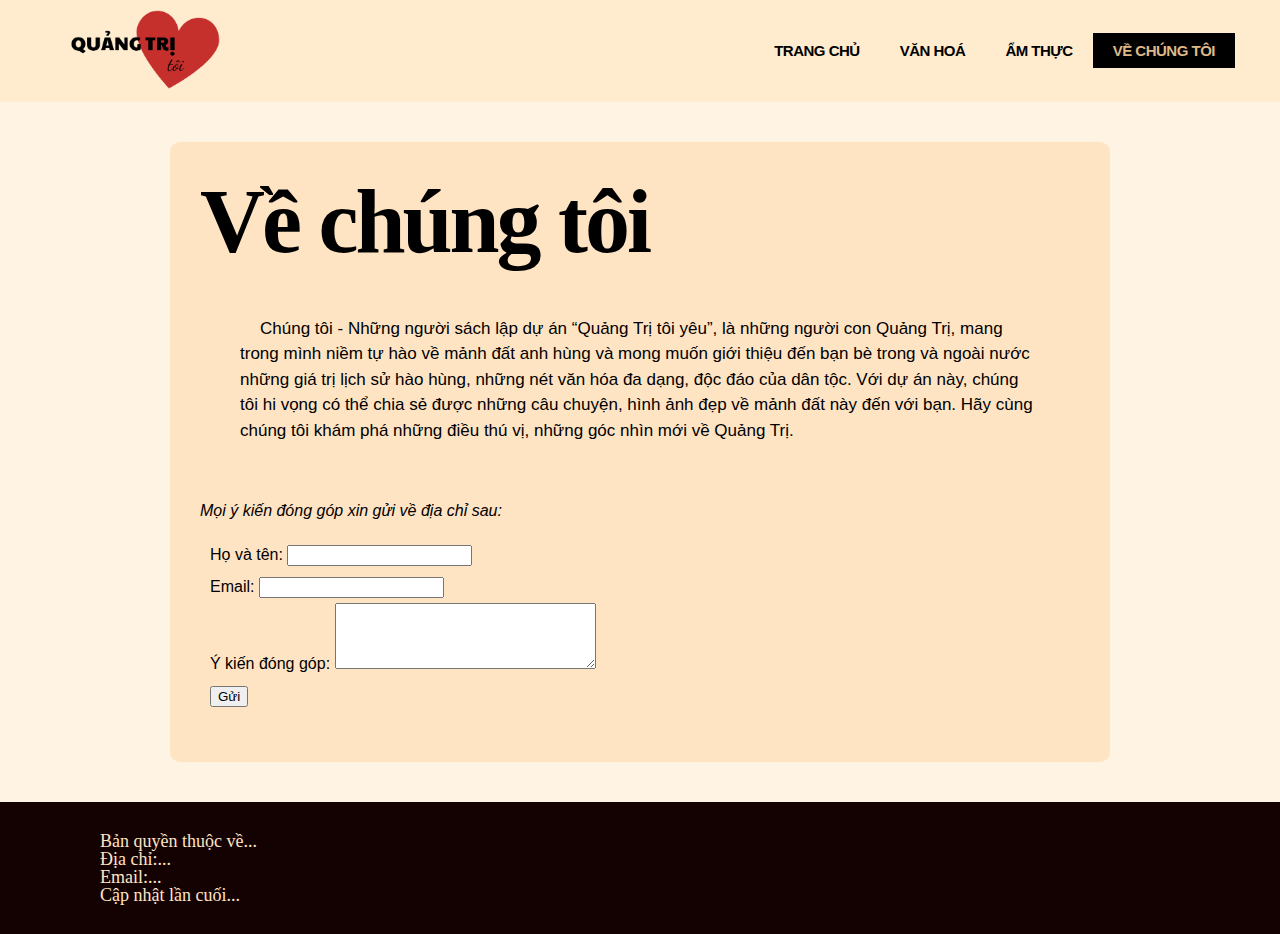
<file: Quangtritoiyeu/aboutus.html>
<!DOCTYPE html>
<html lang="vi">
  <head>
    <meta charset="UTF-8" />
    <meta name="viewport" content="width=device-width, initial-scale=1.0" />
    <link rel="shortcut icon" href="img/QTicon.png" type="image/x-icon">
    <link rel="stylesheet" href="reset.css" />
    <link rel="stylesheet" href="aboutus.css" />
    <title>Về chúng tôi</title>
  </head>
  <body>
    <header>
      <nav>
        <div class="logo">
          <img src="./img/qttoiyeu.png" alt="Logo" width="150px" />
        </div>
        <div class="menu">
          <ul>
            <li><a href="D:\Quangtritoiyeu\index.html">Trang chủ</a></li>
            <li><a href="D:\Quangtritoiyeu\VH.html">Văn hoá</a></li>
            <li><a href="D:\Quangtritoiyeu\AT.html">Ẩm thực</a></li>
            <li class="aboutus">
              <a href="D:\Quangtritoiyeu\aboutus.html">Về chúng tôi</a>
            </li>
          </ul>
        </div>
      </nav>
    </header>
    <div class="container">
      <div class="main">
        <h1>Về chúng tôi</h1>
        <div class="main1">
          <p>
          Chúng tôi - Những người sách lập dự án “Quảng Trị tôi yêu”, là những người
          con Quảng Trị, mang trong mình niềm tự hào về mảnh đất anh hùng và mong
          muốn giới thiệu đến bạn bè trong và ngoài nước những giá trị lịch sử hào
          hùng, những nét văn hóa đa dạng, độc đáo của dân tộc. Với dự án này, chúng
          tôi hi vọng có thể chia sẻ được những câu chuyện, hình ảnh đẹp về mảnh đất
          này đến với bạn. Hãy cùng chúng tôi khám phá những điều thú vị, những góc
          nhìn mới về Quảng Trị.
          </p>
        </div>
        <div class="main2">
          <p>Mọi ý kiến đóng góp xin gửi về địa chỉ sau:</p>
          <form action="" method="">
            <label for="hoten">Họ và tên:</label>
            <input type="text" name="hoten" id="hoten" required /></br>
            <label for="email">Email:</label>
            <input type="text" name="email" id="email" required /></br>
            <label for="cmt">Ý kiến đóng góp:</label>
            <textarea name="cmt" rows="4" cols="30" required></textarea></br> 
            <input type="submit" name="submit" value="Gửi" />
          </form>
        </div>        
      </div>
    </div>
    <footer>
      <p>Bản quyền thuộc về...</br>
        Địa chỉ:...</br>
        Email:...</br>
        Cập nhật lần cuối... </br>
    </p>
    </footer>
  </body>
</html>
</file>
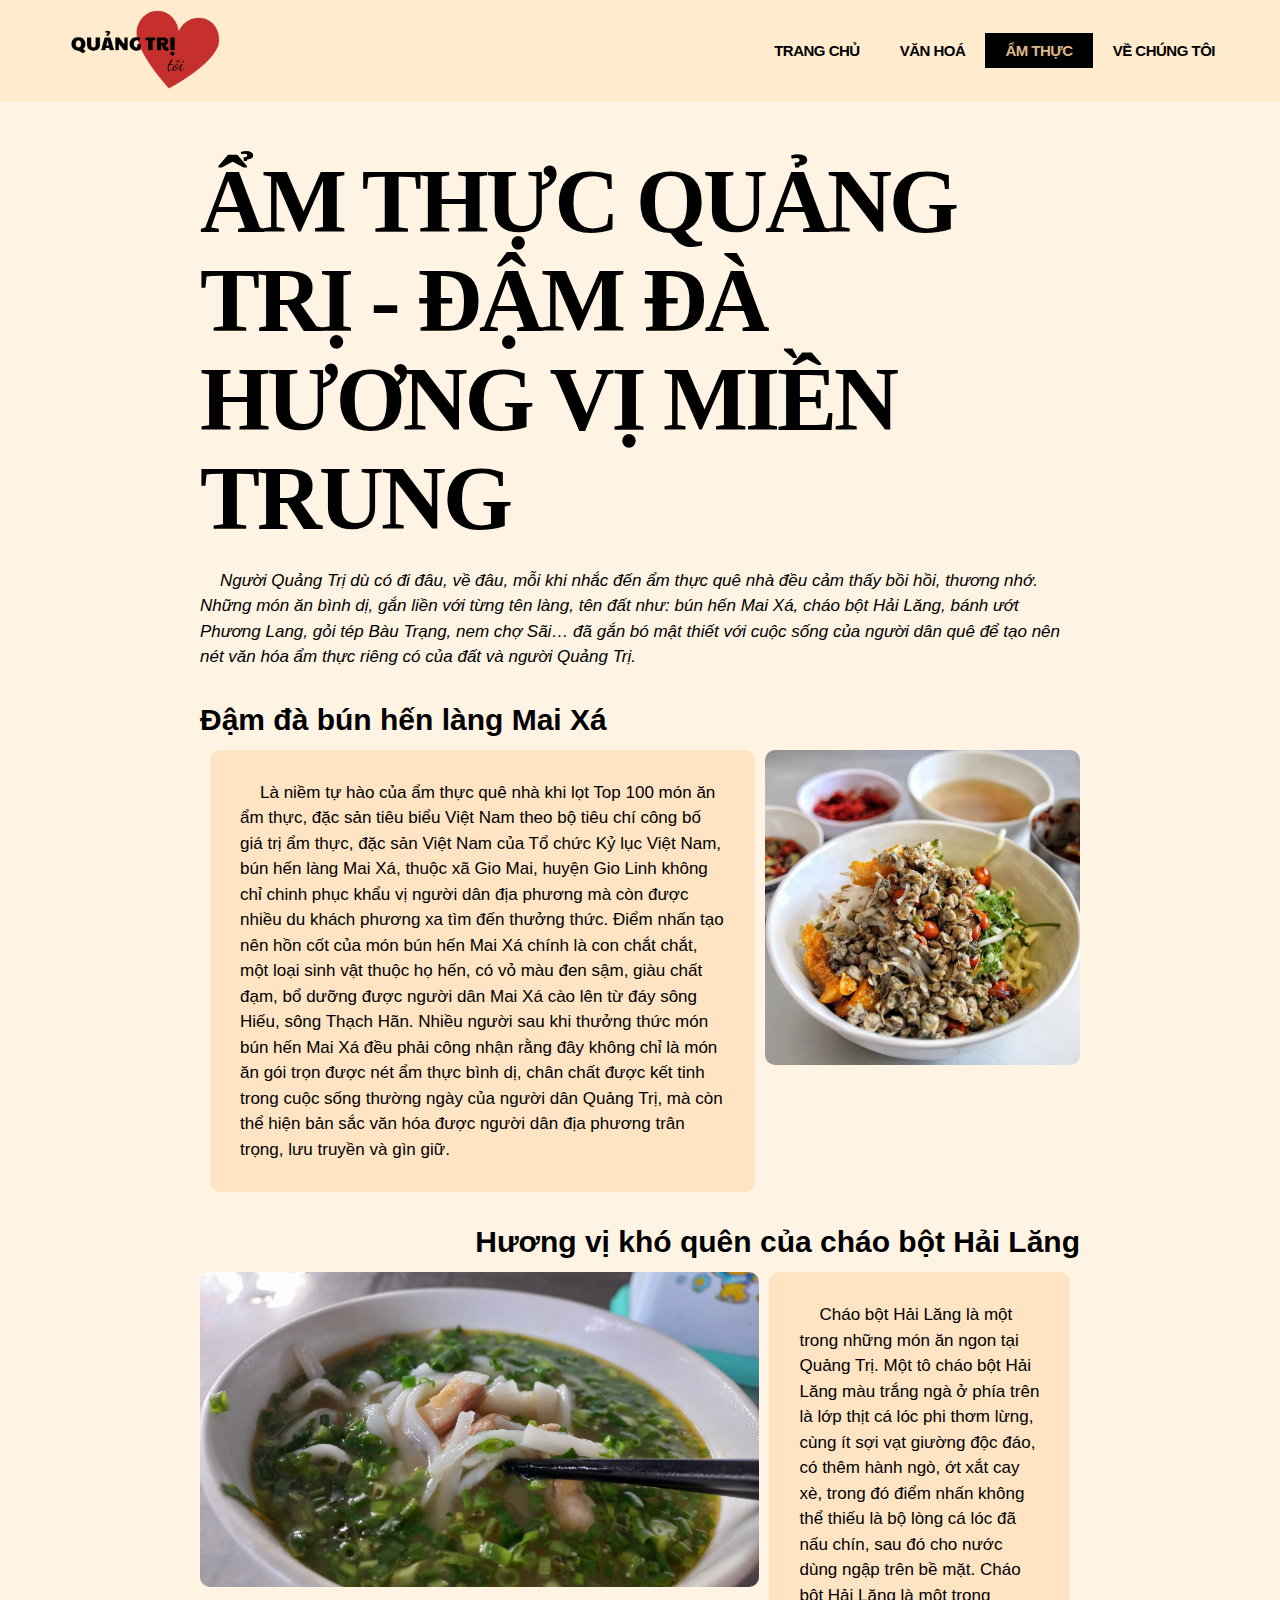
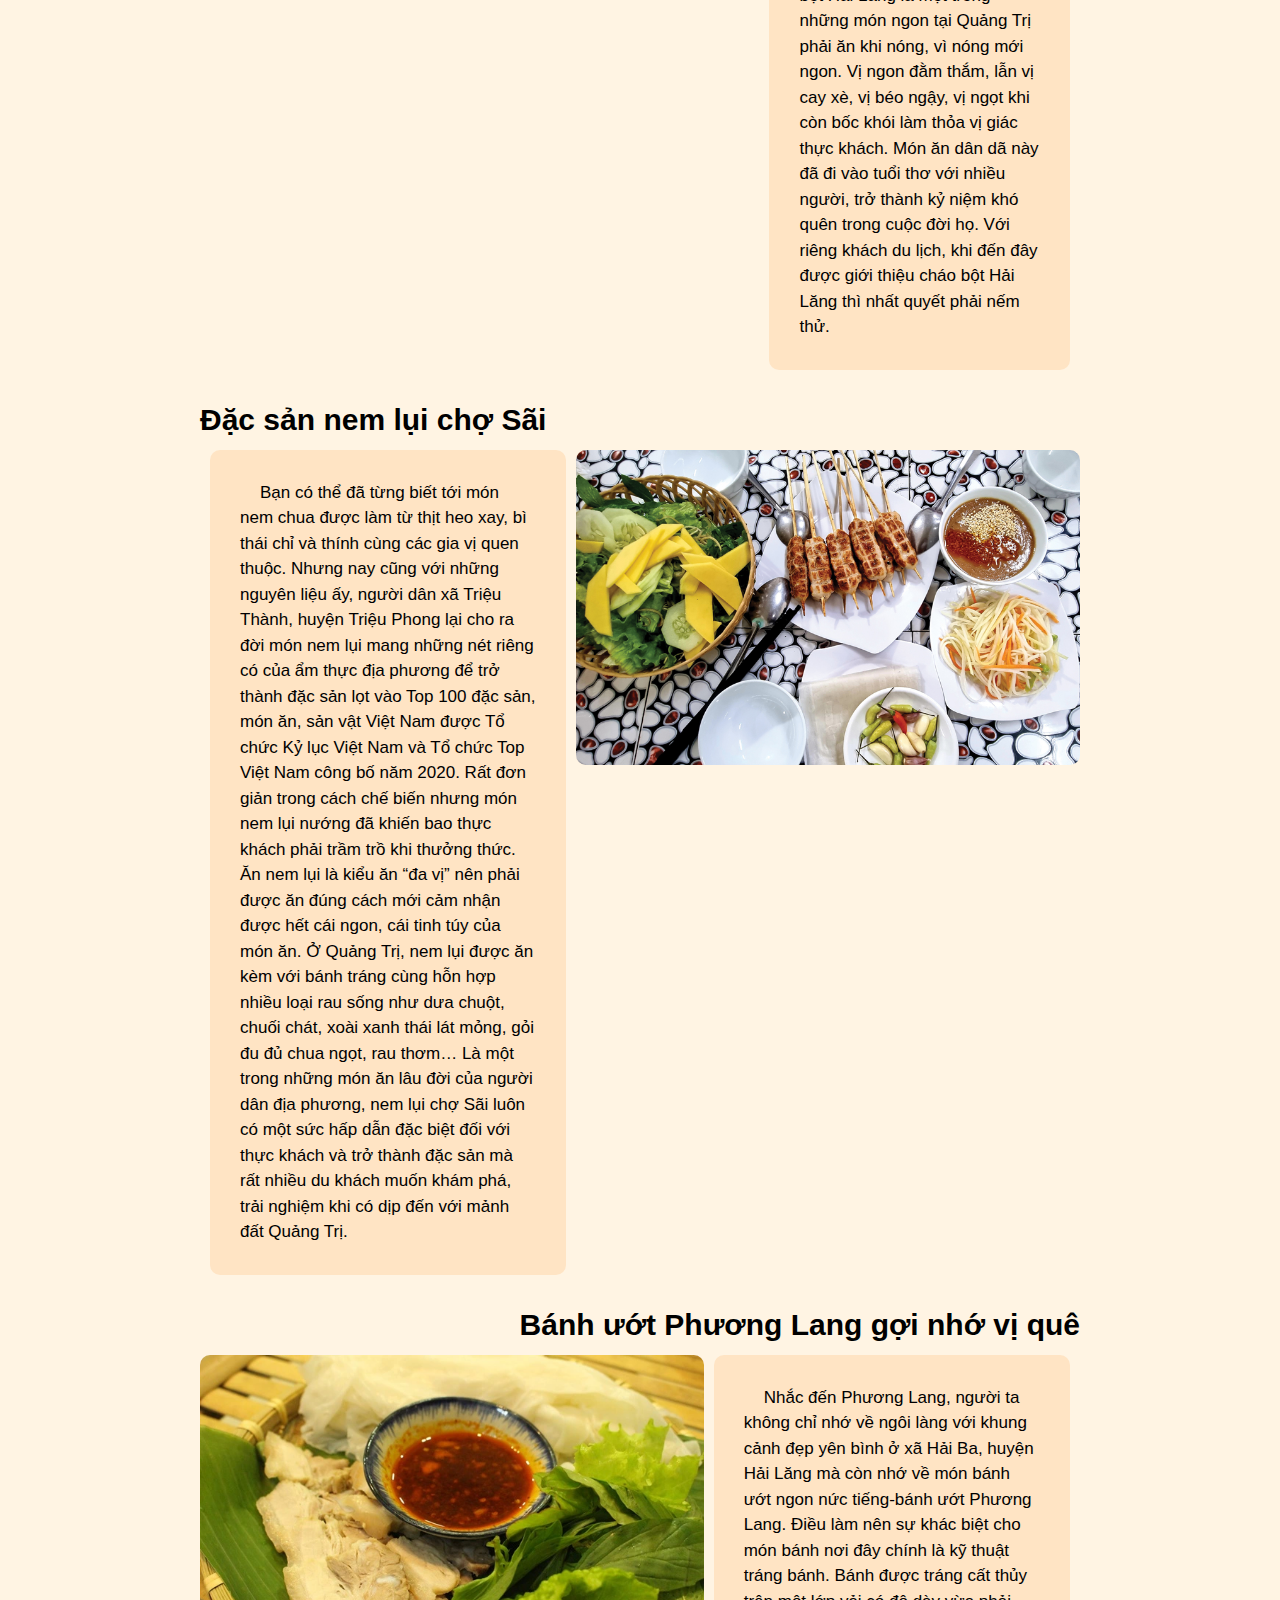
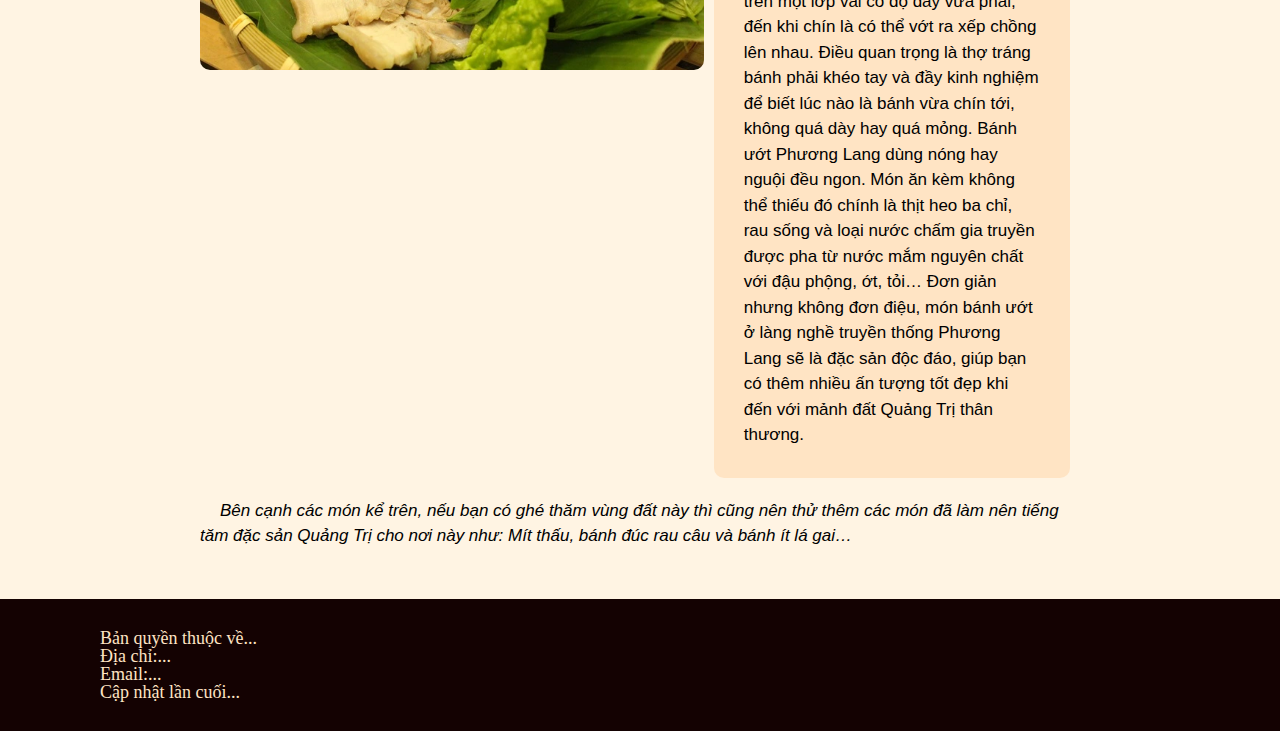
<file: Quangtritoiyeu/AT.html>
<!DOCTYPE html>
<html lang="vi">
  <head>
    <meta charset="UTF-8" />
    <meta name="viewport" content="width=device-width, initial-scale=1.0" />
    <link rel="shortcut icon" href="img/QTicon.png" type="image/x-icon">
    <link rel="stylesheet" href="reset.css" />
    <link rel="stylesheet" href="AT.css" />
    <title>Ẩm thực</title>
  </head>
  <body>
    <header>
      <nav>
        <div class="logo">
          <img src="./img/qttoiyeu.png" alt="Logo" width="150px" />
        </div>
        <div class="menu">
          <ul>
            <li><a href="D:\Quangtritoiyeu\index.html">Trang chủ</a></li>
            <li><a href="D:\Quangtritoiyeu\VH.html">Văn hoá</a></li>
            <li class="AT"><a href="D:\Quangtritoiyeu\AT.html">Ẩm thực</a></li>
            <li class="aboutus">
              <a href="D:\Quangtritoiyeu\aboutus.html">Về chúng tôi</a>
            </li>
          </ul>
        </div>
      </nav>
    </header>
    <div class="container">
      <div class="main">
        <h1>ẨM THỰC QUẢNG TRỊ - ĐẬM ĐÀ HƯƠNG VỊ MIỀN TRUNG</h1>
        <p class="innghieng">
          Người Quảng Trị dù có đi đâu, về đâu, mỗi khi nhắc đến ẩm thực quê nhà đều
          cảm thấy bồi hồi, thương nhớ. Những món ăn bình dị, gắn liền với từng tên
          làng, tên đất như: bún hến Mai Xá, cháo bột Hải Lăng, bánh ướt Phương
          Lang, gỏi tép Bàu Trạng, nem chợ Sãi… đã gắn bó mật thiết với cuộc sống
          của người dân quê để tạo nên nét văn hóa ẩm thực riêng có của đất và người
          Quảng Trị.
        </p>
        <h2>Đậm đà bún hến làng Mai Xá</h2>
        <div class="main1">          
          <p>
            Là niềm tự hào của ẩm thực quê nhà khi lọt Top 100 món ăn ẩm thực, đặc sản
            tiêu biểu Việt Nam theo bộ tiêu chí công bố giá trị ẩm thực, đặc sản Việt
            Nam của Tổ chức Kỷ lục Việt Nam, bún hến làng Mai Xá, thuộc xã Gio Mai,
            huyện Gio Linh không chỉ chinh phục khẩu vị người dân địa phương mà còn
            được nhiều du khách phương xa tìm đến thưởng thức. Điểm nhấn tạo nên hồn
            cốt của món bún hến Mai Xá chính là con chắt chắt, một loại sinh vật thuộc
            họ hến, có vỏ màu đen sậm, giàu chất đạm, bổ dưỡng được người dân Mai Xá
            cào lên từ đáy sông Hiếu, sông Thạch Hãn. Nhiều người sau khi thưởng thức
            món bún hến Mai Xá đều phải công nhận rằng đây không chỉ là món ăn gói
            trọn được nét ẩm thực bình dị, chân chất được kết tinh trong cuộc sống
            thường ngày của người dân Quảng Trị, mà còn thể hiện bản sắc văn hóa được
            người dân địa phương trân trọng, lưu truyền và gìn giữ.
          </p>
          <img src="./img/bunhenmaixa.webp" alt="bunhenmaixa">
        </div>
        <h2>Hương vị khó quên của cháo bột Hải Lăng</h2>
        <div class="main2">          
          <img src="./img/chaobothailang.jpg" alt="chaobothailang">
          <p>
            Cháo bột Hải Lăng là một trong những món ăn ngon tại Quảng Trị. Một tô
            cháo bột Hải Lăng màu trắng ngà ở phía trên là lớp thịt cá lóc phi thơm
            lừng, cùng ít sợi vạt giường độc đáo, có thêm hành ngò, ớt xắt cay xè,
            trong đó điểm nhấn không thể thiếu là bộ lòng cá lóc đã nấu chín, sau đó
            cho nước dùng ngập trên bề mặt. Cháo bột Hải Lăng là một trong những món
            ngon tại Quảng Trị phải ăn khi nóng, vì nóng mới ngon. Vị ngon đằm thắm,
            lẫn vị cay xè, vị béo ngậy, vị ngọt khi còn bốc khói làm thỏa vị giác thực
            khách. Món ăn dân dã này đã đi vào tuổi thơ với nhiều người, trở thành kỷ
            niệm khó quên trong cuộc đời họ. Với riêng khách du lịch, khi đến đây được
            giới thiệu cháo bột Hải Lăng thì nhất quyết phải nếm thử.
          </p>          
        </div>
        <h2>Đặc sản nem lụi chợ Sãi</h2>
        <div class="main3">          
          <p>
            Bạn có thể đã từng biết tới món nem chua được làm từ thịt heo xay, bì thái
            chỉ và thính cùng các gia vị quen thuộc. Nhưng nay cũng với những nguyên
            liệu ấy, người dân xã Triệu Thành, huyện Triệu Phong lại cho ra đời món
            nem lụi mang những nét riêng có của ẩm thực địa phương để trở thành đặc
            sản lọt vào Top 100 đặc sản, món ăn, sản vật Việt Nam được Tổ chức Kỷ lục
            Việt Nam và Tổ chức Top Việt Nam công bố năm 2020. Rất đơn giản trong cách
            chế biến nhưng món nem lụi nướng đã khiến bao thực khách phải trầm trồ khi
            thưởng thức. Ăn nem lụi là kiểu ăn “đa vị” nên phải được ăn đúng cách mới
            cảm nhận được hết cái ngon, cái tinh túy của món ăn. Ở Quảng Trị, nem lụi
            được ăn kèm với bánh tráng cùng hỗn hợp nhiều loại rau sống như dưa chuột,
            chuối chát, xoài xanh thái lát mỏng, gỏi đu đủ chua ngọt, rau thơm… Là một
            trong những món ăn lâu đời của người dân địa phương, nem lụi chợ Sãi luôn
            có một sức hấp dẫn đặc biệt đối với thực khách và trở thành đặc sản mà rất
            nhiều du khách muốn khám phá, trải nghiệm khi có dịp đến với mảnh đất
            Quảng Trị.
          </p>
          <img src="./img/nemluichosai.jpg" alt="nemluichosai">
        </div>
        <h2>Bánh ướt Phương Lang gợi nhớ vị quê</h2>
        <div class="main4">          
          <img src="./img/banhuotphuonglan.webp" alt="banhuotphuonglan">
          <p>
            Nhắc đến Phương Lang, người ta không chỉ nhớ về ngôi làng với khung cảnh
            đẹp yên bình ở xã Hải Ba, huyện Hải Lăng mà còn nhớ về món bánh ướt ngon
            nức tiếng-bánh ướt Phương Lang. Điều làm nên sự khác biệt cho món bánh nơi
            đây chính là kỹ thuật tráng bánh. Bánh được tráng cất thủy trên một lớp
            vải có độ dày vừa phải, đến khi chín là có thể vớt ra xếp chồng lên nhau.
            Điều quan trọng là thợ tráng bánh phải khéo tay và đầy kinh nghiệm để biết
            lúc nào là bánh vừa chín tới, không quá dày hay quá mỏng. Bánh ướt Phương
            Lang dùng nóng hay nguội đều ngon. Món ăn kèm không thể thiếu đó chính là
            thịt heo ba chỉ, rau sống và loại nước chấm gia truyền được pha từ nước
            mắm nguyên chất với đậu phộng, ớt, tỏi… Đơn giản nhưng không đơn điệu, món
            bánh ướt ở làng nghề truyền thống Phương Lang sẽ là đặc sản độc đáo, giúp
            bạn có thêm nhiều ấn tượng tốt đẹp khi đến với mảnh đất Quảng Trị thân
            thương.
          </p>          
        </div>
        <p class="innghieng">
          Bên cạnh các món kể trên, nếu bạn có ghé thăm vùng đất này thì cũng nên
          thử thêm các món đã làm nên tiếng tăm đặc sản Quảng Trị cho nơi này như:
          Mít thấu, bánh đúc rau câu và bánh ít lá gai…
        </p>
      </div>
    </div>
    <footer>
      <p>Bản quyền thuộc về...</br>
        Địa chỉ:...</br>
        Email:...</br>
        Cập nhật lần cuối... </br>
    </p>
    </footer>
  </body>
</html>
</file>
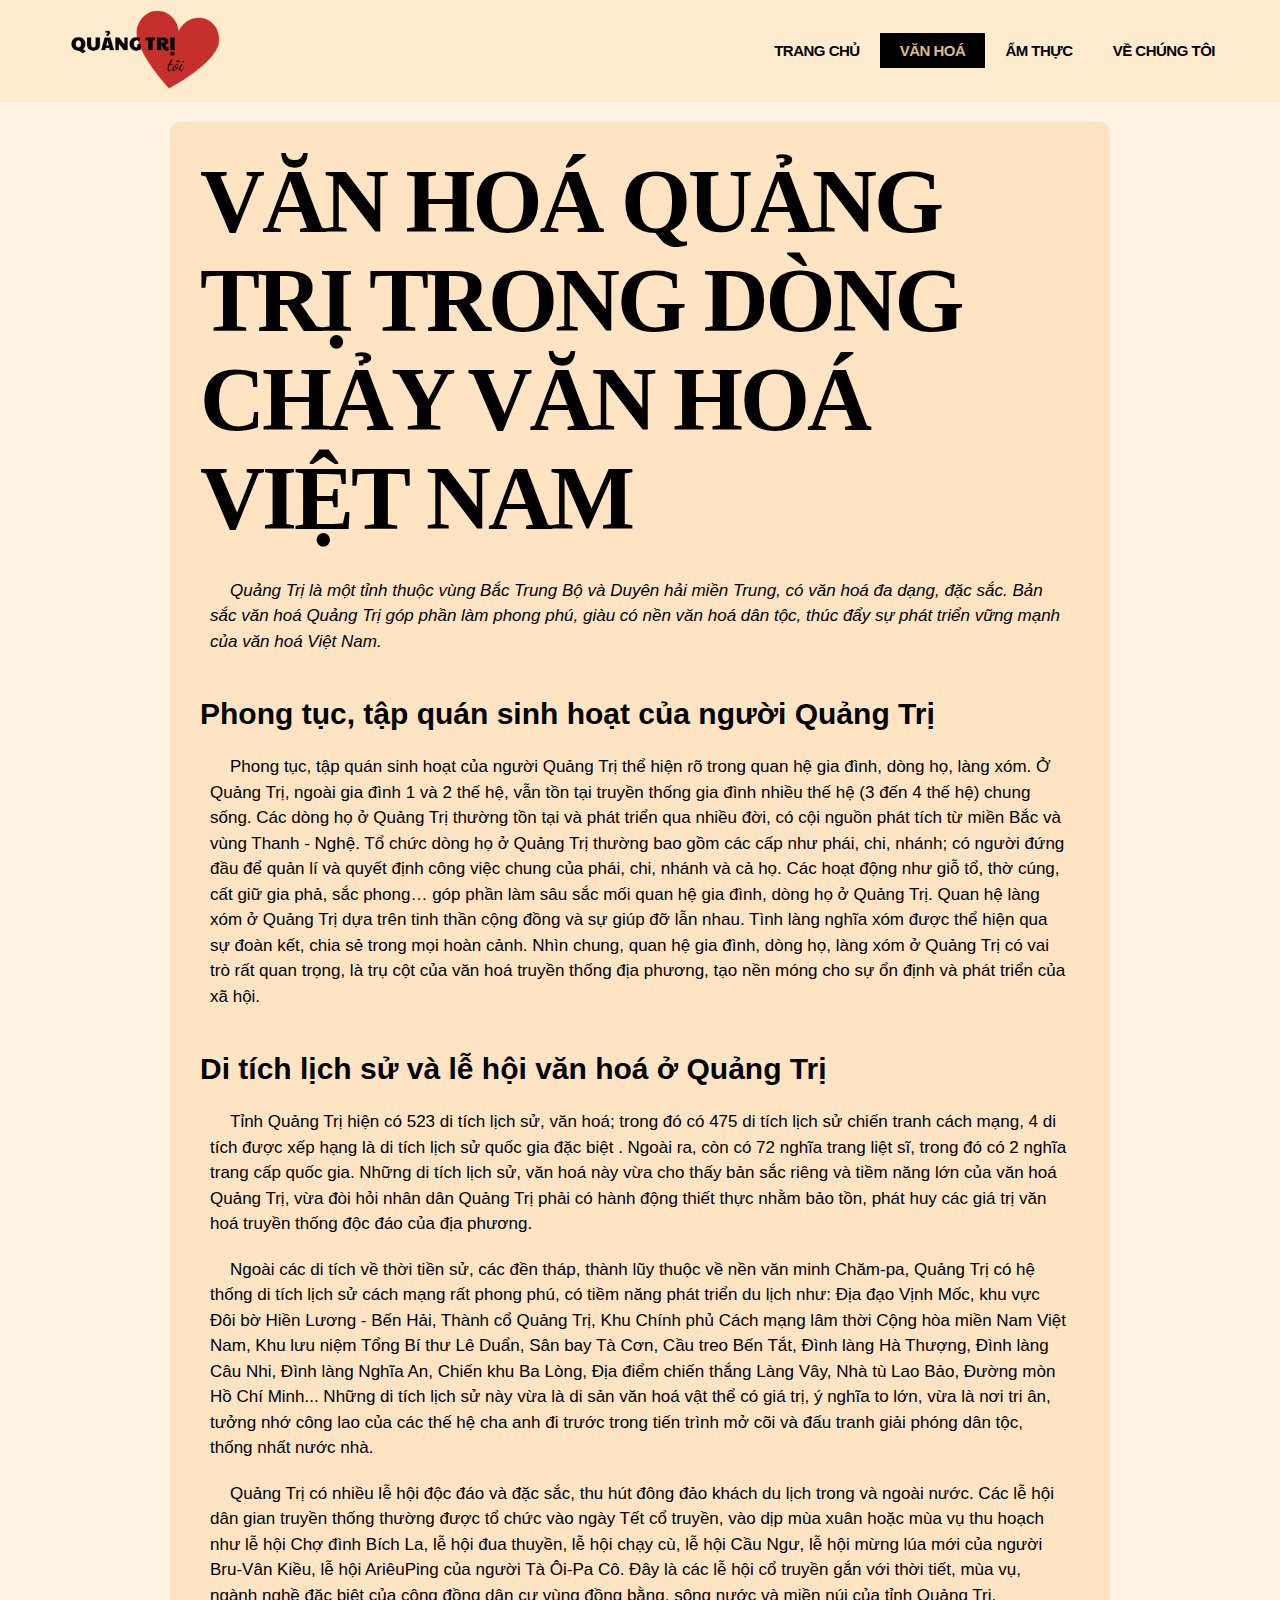
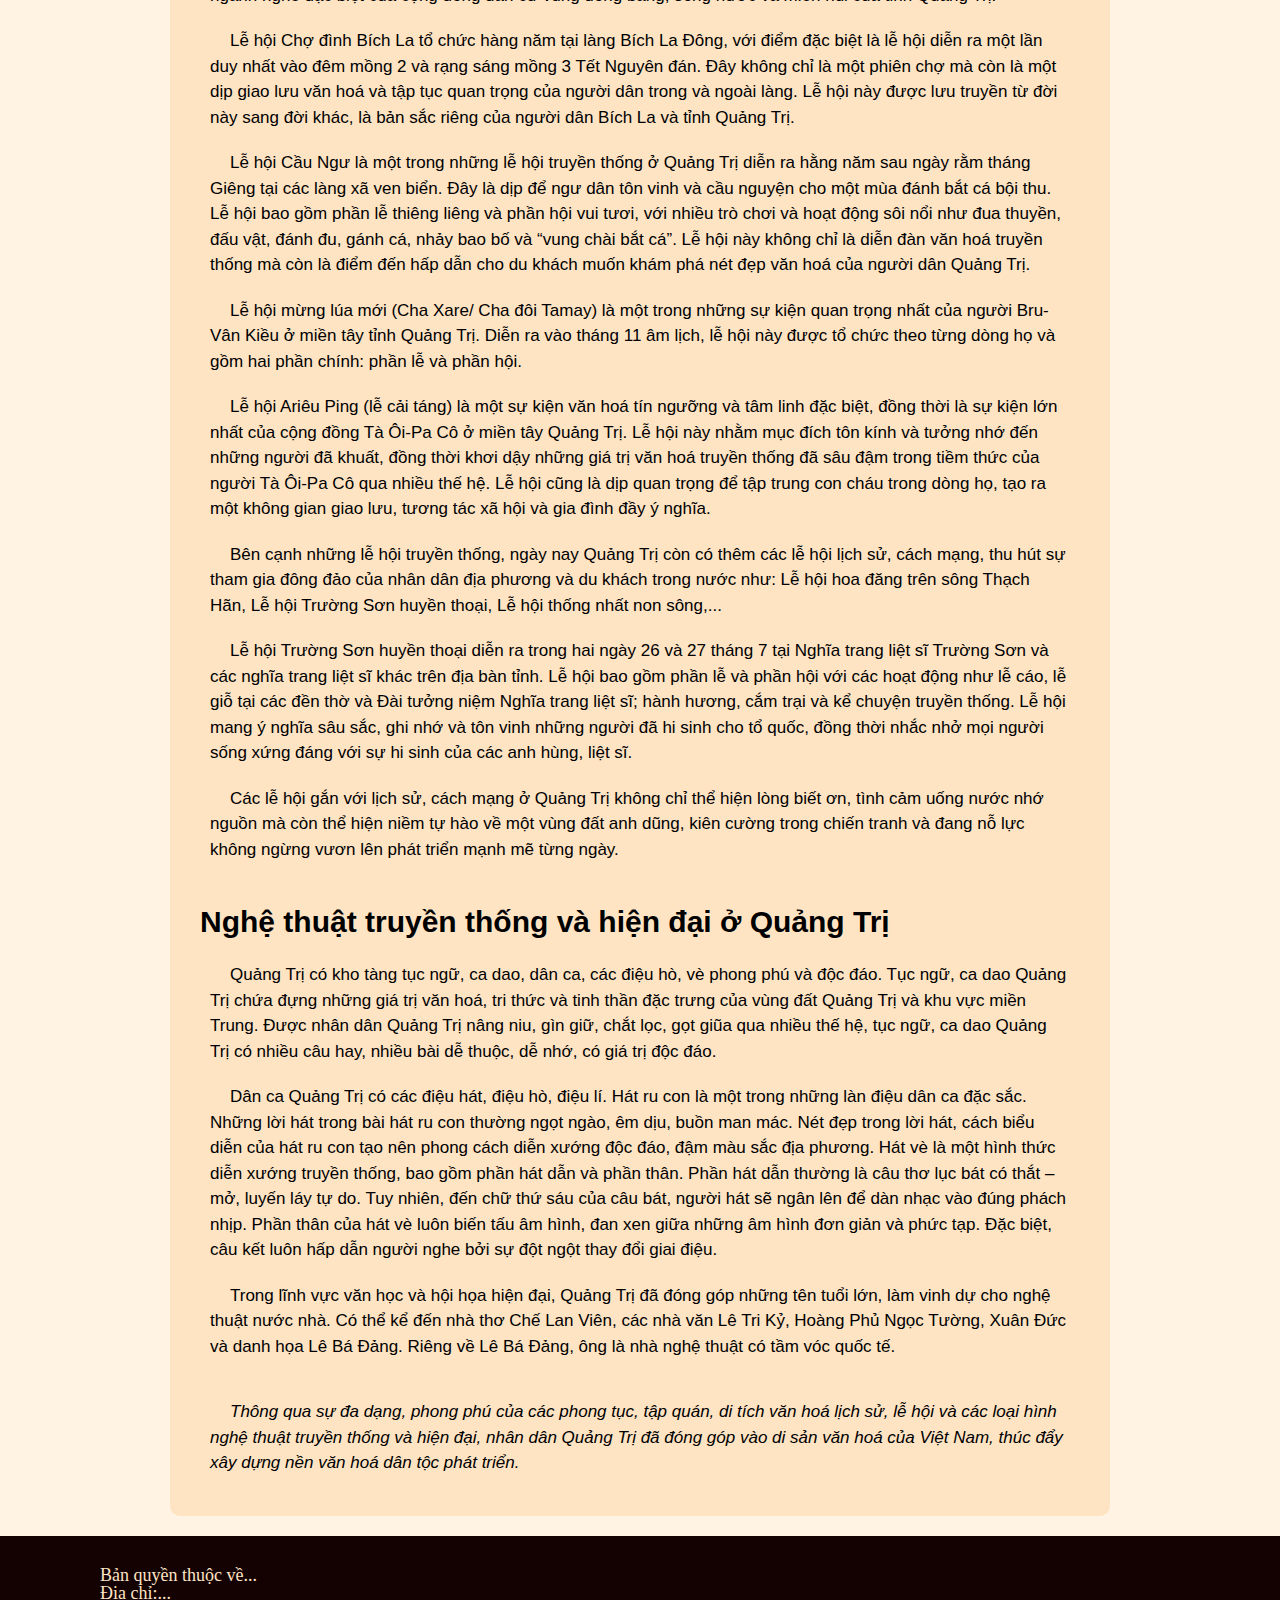
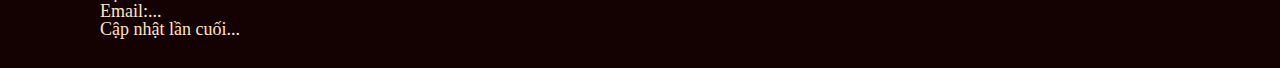
<file: Quangtritoiyeu/VH.html>
<!DOCTYPE html>
<html lang="vi">
  <head>
    <meta charset="UTF-8" />
    <meta name="viewport" content="width=device-width, initial-scale=1.0" />
    <link rel="shortcut icon" href="img/QTicon.png" type="image/x-icon">
    <link rel="stylesheet" href="reset.css" />
    <link rel="stylesheet" href="VH.css" />
    <title>Văn hoá</title>
  </head>
  <body>
    <header>
      <nav>
        <div class="logo">
          <img src="./img/qttoiyeu.png" alt="Logo" width="150px" />
        </div>
        <div class="menu">
          <ul>
            <li><a href="D:\Quangtritoiyeu\index.html">Trang chủ</a></li>
            <li class="VH"><a href="D:\Quangtritoiyeu\VH.html">Văn hoá</a></li>
            <li><a href="D:\Quangtritoiyeu\AT.html">Ẩm thực</a></li>
            <li class="aboutus">
              <a href="D:\Quangtritoiyeu\aboutus.html">Về chúng tôi</a>
            </li>
          </ul>
        </div>
      </nav>
    </header>
    <div class="container">
      <div class="main">
        <h1>VĂN HOÁ QUẢNG TRỊ TRONG DÒNG CHẢY VĂN HOÁ VIỆT NAM</h1>
        <p>
          Quảng Trị là một tỉnh thuộc vùng Bắc Trung Bộ và Duyên hải miền Trung, có
          văn hoá đa dạng, đặc sắc. Bản sắc văn hoá Quảng Trị góp phần làm phong
          phú, giàu có nền văn hoá dân tộc, thúc đẩy sự phát triển vững mạnh của văn
          hoá Việt Nam.
        </p>
        <h2>Phong tục, tập quán sinh hoạt của người Quảng Trị</h2>
        <p>
          Phong tục, tập quán sinh hoạt của người Quảng Trị thể hiện rõ trong quan
          hệ gia đình, dòng họ, làng xóm. Ở Quảng Trị, ngoài gia đình 1 và 2 thế hệ,
          vẫn tồn tại truyền thống gia đình nhiều thế hệ (3 đến 4 thế hệ) chung
          sống. Các dòng họ ở Quảng Trị thường tồn tại và phát triển qua nhiều đời,
          có cội nguồn phát tích từ miền Bắc và vùng Thanh - Nghệ. Tổ chức dòng họ ở
          Quảng Trị thường bao gồm các cấp như phái, chi, nhánh; có người đứng đầu
          để quản lí và quyết định công việc chung của phái, chi, nhánh và cả họ.
          Các hoạt động như giỗ tổ, thờ cúng, cất giữ gia phả, sắc phong… góp phần
          làm sâu sắc mối quan hệ gia đình, dòng họ ở Quảng Trị. Quan hệ làng xóm ở
          Quảng Trị dựa trên tinh thần cộng đồng và sự giúp đỡ lẫn nhau. Tình làng
          nghĩa xóm được thể hiện qua sự đoàn kết, chia sẻ trong mọi hoàn cảnh. Nhìn
          chung, quan hệ gia đình, dòng họ, làng xóm ở Quảng Trị có vai trò rất quan
          trọng, là trụ cột của văn hoá truyền thống địa phương, tạo nền móng cho sự
          ổn định và phát triển của xã hội.
        </p>
        <h2>Di tích lịch sử và lễ hội văn hoá ở Quảng Trị</h2>
        <p>
          Tỉnh Quảng Trị hiện có 523 di tích lịch sử, văn hoá; trong đó có 475 di
          tích lịch sử chiến tranh cách mạng, 4 di tích được xếp hạng là di tích
          lịch sử quốc gia đặc biệt . Ngoài ra, còn có 72 nghĩa trang liệt sĩ, trong
          đó có 2 nghĩa trang cấp quốc gia. Những di tích lịch sử, văn hoá này vừa
          cho thấy bản sắc riêng và tiềm năng lớn của văn hoá Quảng Trị, vừa đòi hỏi
          nhân dân Quảng Trị phải có hành động thiết thực nhằm bảo tồn, phát huy các
          giá trị văn hoá truyền thống độc đáo của địa phương.
        </p>
        <p>
          Ngoài các di tích về thời tiền sử, các đền tháp, thành lũy thuộc về nền
          văn minh Chăm-pa, Quảng Trị có hệ thống di tích lịch sử cách mạng rất
          phong phú, có tiềm năng phát triển du lịch như: Địa đạo Vịnh Mốc, khu vực
          Đôi bờ Hiền Lương - Bến Hải, Thành cổ Quảng Trị, Khu Chính phủ Cách mạng
          lâm thời Cộng hòa miền Nam Việt Nam, Khu lưu niệm Tổng Bí thư Lê Duẩn, Sân
          bay Tà Cơn, Cầu treo Bến Tắt, Đình làng Hà Thượng, Đình làng Câu Nhi, Đình
          làng Nghĩa An, Chiến khu Ba Lòng, Địa điểm chiến thắng Làng Vây, Nhà tù
          Lao Bảo, Đường mòn Hồ Chí Minh... Những di tích lịch sử này vừa là di sản
          văn hoá vật thể có giá trị, ý nghĩa to lớn, vừa là nơi tri ân, tưởng nhớ
          công lao của các thế hệ cha anh đi trước trong tiến trình mở cõi và đấu
          tranh giải phóng dân tộc, thống nhất nước nhà.
        </p>
        <p>
          Quảng Trị có nhiều lễ hội độc đáo và đặc sắc, thu hút đông đảo khách du
          lịch trong và ngoài nước. Các lễ hội dân gian truyền thống thường được tổ
          chức vào ngày Tết cổ truyền, vào dịp mùa xuân hoặc mùa vụ thu hoạch như lễ
          hội Chợ đình Bích La, lễ hội đua thuyền, lễ hội chạy cù, lễ hội Cầu Ngư,
          lễ hội mừng lúa mới của người Bru-Vân Kiều, lễ hội AriêuPing của người Tà
          Ôi-Pa Cô. Đây là các lễ hội cổ truyền gắn với thời tiết, mùa vụ, ngành
          nghề đặc biệt của cộng đồng dân cư vùng đồng bằng, sông nước và miền núi
          của tỉnh Quảng Trị.
        </p>
        <p>
          Lễ hội Chợ đình Bích La tổ chức hàng năm tại làng Bích La Đông, với điểm
          đặc biệt là lễ hội diễn ra một lần duy nhất vào đêm mồng 2 và rạng sáng
          mồng 3 Tết Nguyên đán. Đây không chỉ là một phiên chợ mà còn là một dịp
          giao lưu văn hoá và tập tục quan trọng của người dân trong và ngoài làng.
          Lễ hội này được lưu truyền từ đời này sang đời khác, là bản sắc riêng của
          người dân Bích La và tỉnh Quảng Trị.
        </p>
        <p>
          Lễ hội Cầu Ngư là một trong những lễ hội truyền thống ở Quảng Trị diễn ra
          hằng năm sau ngày rằm tháng Giêng tại các làng xã ven biển. Đây là dịp để
          ngư dân tôn vinh và cầu nguyện cho một mùa đánh bắt cá bội thu. Lễ hội bao
          gồm phần lễ thiêng liêng và phần hội vui tươi, với nhiều trò chơi và hoạt
          động sôi nổi như đua thuyền, đấu vật, đánh đu, gánh cá, nhảy bao bố và
          “vung chài bắt cá”. Lễ hội này không chỉ là diễn đàn văn hoá truyền thống
          mà còn là điểm đến hấp dẫn cho du khách muốn khám phá nét đẹp văn hoá của
          người dân Quảng Trị.
        </p>
        <p>
          Lễ hội mừng lúa mới (Cha Xare/ Cha đôi Tamay) là một trong những sự kiện
          quan trọng nhất của người Bru-Vân Kiều ở miền tây tỉnh Quảng Trị. Diễn ra
          vào tháng 11 âm lịch, lễ hội này được tổ chức theo từng dòng họ và gồm hai
          phần chính: phần lễ và phần hội.
        </p>
        <p>
          Lễ hội Ariêu Ping (lễ cải táng) là một sự kiện văn hoá tín ngưỡng và tâm
          linh đặc biệt, đồng thời là sự kiện lớn nhất của cộng đồng Tà Ôi-Pa Cô ở
          miền tây Quảng Trị. Lễ hội này nhằm mục đích tôn kính và tưởng nhớ đến
          những người đã khuất, đồng thời khơi dậy những giá trị văn hoá truyền
          thống đã sâu đậm trong tiềm thức của người Tà Ôi-Pa Cô qua nhiều thế hệ.
          Lễ hội cũng là dịp quan trọng để tập trung con cháu trong dòng họ, tạo ra
          một không gian giao lưu, tương tác xã hội và gia đình đầy ý nghĩa.
        </p>
        <p>
          Bên cạnh những lễ hội truyền thống, ngày nay Quảng Trị còn có thêm các lễ
          hội lịch sử, cách mạng, thu hút sự tham gia đông đảo của nhân dân địa
          phương và du khách trong nước như: Lễ hội hoa đăng trên sông Thạch Hãn, Lễ
          hội Trường Sơn huyền thoại, Lễ hội thống nhất non sông,...
        </p>
        <p>
          Lễ hội Trường Sơn huyền thoại diễn ra trong hai ngày 26 và 27 tháng 7 tại
          Nghĩa trang liệt sĩ Trường Sơn và các nghĩa trang liệt sĩ khác trên địa
          bàn tỉnh. Lễ hội bao gồm phần lễ và phần hội với các hoạt động như lễ cáo,
          lễ giỗ tại các đền thờ và Đài tưởng niệm Nghĩa trang liệt sĩ; hành hương,
          cắm trại và kể chuyện truyền thống. Lễ hội mang ý nghĩa sâu sắc, ghi nhớ
          và tôn vinh những người đã hi sinh cho tổ quốc, đồng thời nhắc nhở mọi
          người sống xứng đáng với sự hi sinh của các anh hùng, liệt sĩ.
        </p>
        <p>
          Các lễ hội gắn với lịch sử, cách mạng ở Quảng Trị không chỉ thể hiện lòng
          biết ơn, tình cảm uống nước nhớ nguồn mà còn thể hiện niềm tự hào về một
          vùng đất anh dũng, kiên cường trong chiến tranh và đang nỗ lực không ngừng
          vươn lên phát triển mạnh mẽ từng ngày.
        </p>
        <h2>Nghệ thuật truyền thống và hiện đại ở Quảng Trị</h2>
        <p>
          Quảng Trị có kho tàng tục ngữ, ca dao, dân ca, các điệu hò, vè phong phú
          và độc đáo. Tục ngữ, ca dao Quảng Trị chứa đựng những giá trị văn hoá, tri
          thức và tinh thần đặc trưng của vùng đất Quảng Trị và khu vực miền Trung.
          Được nhân dân Quảng Trị nâng niu, gìn giữ, chắt lọc, gọt giũa qua nhiều
          thế hệ, tục ngữ, ca dao Quảng Trị có nhiều câu hay, nhiều bài dễ thuộc, dễ
          nhớ, có giá trị độc đáo.
        </p>
        <p>
          Dân ca Quảng Trị có các điệu hát, điệu hò, điệu lí. Hát ru con là một
          trong những làn điệu dân ca đặc sắc. Những lời hát trong bài hát ru con
          thường ngọt ngào, êm dịu, buồn man mác. Nét đẹp trong lời hát, cách biểu
          diễn của hát ru con tạo nên phong cách diễn xướng độc đáo, đậm màu sắc địa
          phương. Hát vè là một hình thức diễn xướng truyền thống, bao gồm phần hát
          dẫn và phần thân. Phần hát dẫn thường là câu thơ lục bát có thắt – mở,
          luyến láy tự do. Tuy nhiên, đến chữ thứ sáu của câu bát, người hát sẽ ngân
          lên để dàn nhạc vào đúng phách nhịp. Phần thân của hát vè luôn biến tấu âm
          hình, đan xen giữa những âm hình đơn giản và phức tạp. Đặc biệt, câu kết
          luôn hấp dẫn người nghe bởi sự đột ngột thay đổi giai điệu.
        </p>
        <p>
          Trong lĩnh vực văn học và hội họa hiện đại, Quảng Trị đã đóng góp những
          tên tuổi lớn, làm vinh dự cho nghệ thuật nước nhà. Có thể kể đến nhà thơ
          Chế Lan Viên, các nhà văn Lê Tri Kỷ, Hoàng Phủ Ngọc Tường, Xuân Đức và
          danh họa Lê Bá Đảng. Riêng về Lê Bá Đảng, ông là nhà nghệ thuật có tầm vóc
          quốc tế.
        </p>
        <p>
          Thông qua sự đa dạng, phong phú của các phong tục, tập quán, di tích văn
          hoá lịch sử, lễ hội và các loại hình nghệ thuật truyền thống và hiện đại,
          nhân dân Quảng Trị đã đóng góp vào di sản văn hoá của Việt Nam, thúc đẩy
          xây dựng nền văn hoá dân tộc phát triển.
        </p>
      </div>
    </div>
    <footer>
      <p>Bản quyền thuộc về...</br>
        Địa chỉ:...</br>
        Email:...</br>
        Cập nhật lần cuối... </br>
    </p>
    </footer>
  </body>
</html>
</file>
<file: Quangtritoiyeu/aboutus.css>
/* header */
header {
  position: sticky;
  top: 0;
  z-index: 999;
}

nav {
  display: flex;
  align-items: center;
  justify-content: space-between;
  background: blanchedalmond;
  padding: 10px;
}

.menu a {
  color: #000;
  text-decoration: none;
  padding: 10px 20px;
  text-decoration: none;
  margin-right: 0px;
  display: block;
  font-family: sans-serif;
  font-weight: bolder;
  font-size: 15px;
  text-transform: uppercase;
  letter-spacing: -0.5px;
}

.menu ul {
  display: flex;
}

.logo {
  margin-left: 60px;
}

.menu ul li a:hover {
  color: burlywood;
  background-color: black;
}
.menu ul li.aboutus a {
  color: burlywood;
  background-color: black;
}
.menu ul li.aboutus a {
  margin-right: 35px;
}

/* container */
.container {
  display: flex;
  background-color: rgb(255, 244, 227);
  font-family: sans-serif;
}

.main {
  background-color: bisque;
  padding: 30px;
  border-radius: 10px;
  margin: 40px 170px;
}

.main h1 {
  font-size: 90px;
  font-weight: 700;
  line-height: 1.1;
  font-family: serif;
  letter-spacing: -3px;
}

.main1 {
  margin-top: 15px;
  margin-bottom: 30px;
  padding: 30px;
  background-color: bisque;
  margin-right: 10px;
  margin-left: 10px;
  border-radius: 10px;
  text-indent: 20px;
  line-height: 1.5;
  font-size: 17px;
}

.main2 p {
  font-style: italic;
}

form {
  padding: 20px 10px;
  line-height: 2;
}

/* fooder */
footer {
  background-color: rgb(20, 2, 2);
}

footer p {
  padding: 30px;
  color: bisque;
  font-size: 18px;
  margin-left: 70px;
}
</file>
<file: Quangtritoiyeu/AT.css>
/* header */
header {
  position: sticky;
  top: 0;
  z-index: 999;
}

nav {
  display: flex;
  align-items: center;
  justify-content: space-between;
  background: blanchedalmond;
  padding: 10px;
}

.menu a {
  color: #000;
  text-decoration: none;
  padding: 10px 20px;
  text-decoration: none;
  margin-right: 0px;
  display: block;
  font-family: sans-serif;
  font-weight: bolder;
  font-size: 15px;
  text-transform: uppercase;
  letter-spacing: -0.5px;
}

.menu ul {
  display: flex;
}

.logo {
  /* font-family: Verdana, Geneva, Tahoma, sans-serif;
  font-weight: 800;
  font-size: 35px;
  color: rgb(133, 17, 17); */
  margin-left: 60px;
}

.menu ul li a:hover {
  color: burlywood;
  background-color: black;
}
.menu ul li.AT a {
  color: burlywood;
  background-color: black;
}
.menu ul li.aboutus a {
  margin-right: 35px;
}

/* container */
.container {
  display: flex;
  background-color: rgb(255, 244, 227);
  font-family: sans-serif;
}

.main {
  padding: 30px;
  margin: 20px 170px;
}

.main img {
  height: 35vh;
  border-radius: 10px;
}

.main1,
.main2,
.main3,
.main4 {
  display: flex;
}

.main h1 {
  font-size: 90px;
  font-weight: 700;
  line-height: 1.1;
  font-family: serif;
  letter-spacing: -3px;
}

.main h2 {
  font-size: 30px;
  font-weight: 600;
  margin-top: 35px;
  margin-bottom: 15px;
}

.main h2:nth-of-type(2),
.main h2:nth-of-type(4) {
  text-align: right;
}

.main1 p,
.main2 p,
.main3 p,
.main4 p {
  padding: 30px;
  background-color: bisque;
  margin-right: 10px;
  margin-left: 10px;
  border-radius: 10px;
  text-indent: 20px;
  line-height: 1.5;
  font-size: 17px;
}

.innghieng {
  font-style: italic;
  margin-top: 20px;
  text-indent: 20px;
  line-height: 1.5;
  font-size: 17px;
}

/* fooder */
footer {
  background-color: rgb(20, 2, 2);
}

footer p {
  padding: 30px;
  color: bisque;
  font-size: 18px;
  margin-left: 70px;
}
</file>
<file: Quangtritoiyeu/VH.css>
/* header */
header {
  position: sticky;
  top: 0;
  z-index: 999;
}

nav {
  display: flex;
  align-items: center;
  justify-content: space-between;
  background: blanchedalmond;
  padding: 10px;
}

.menu a {
  color: #000;
  text-decoration: none;
  padding: 10px 20px;
  text-decoration: none;
  margin-right: 0px;
  display: block;
  font-family: sans-serif;
  font-weight: bolder;
  font-size: 15px;
  text-transform: uppercase;
  letter-spacing: -0.5px;
}

.menu ul {
  display: flex;
}

.logo {
  margin-left: 60px;
}

.menu ul li a:hover {
  color: burlywood;
  background-color: black;
}
.menu ul li.VH a {
  color: burlywood;
  background-color: black;
}
.menu ul li.aboutus a {
  margin-right: 35px;
}

/* container */
.container {
  display: flex;
  background-color: rgb(255, 244, 227);
  font-family: sans-serif;
}

.main {
  background-color: bisque;
  padding: 30px;
  border-radius: 10px;
  margin: 20px 170px;
}

.main h1 {
  font-size: 90px;
  font-weight: 700;
  line-height: 1.1;
  font-family: serif;
  letter-spacing: -3px;
}

.main h2 {
  font-size: 30px;
  font-weight: 600;
  margin-top: 35px;
  margin-bottom: 15px;
}

.main p {
  text-indent: 20px;
  line-height: 1.5;
  font-size: 17px;
  padding: 10px;
}

.main :nth-child(2),
.main :last-child {
  font-style: italic;
  margin-top: 20px;
}

/* fooder */
footer {
  background-color: rgb(20, 2, 2);
}

footer p {
  padding: 30px;
  color: bisque;
  font-size: 18px;
  margin-left: 70px;
}
</file>
